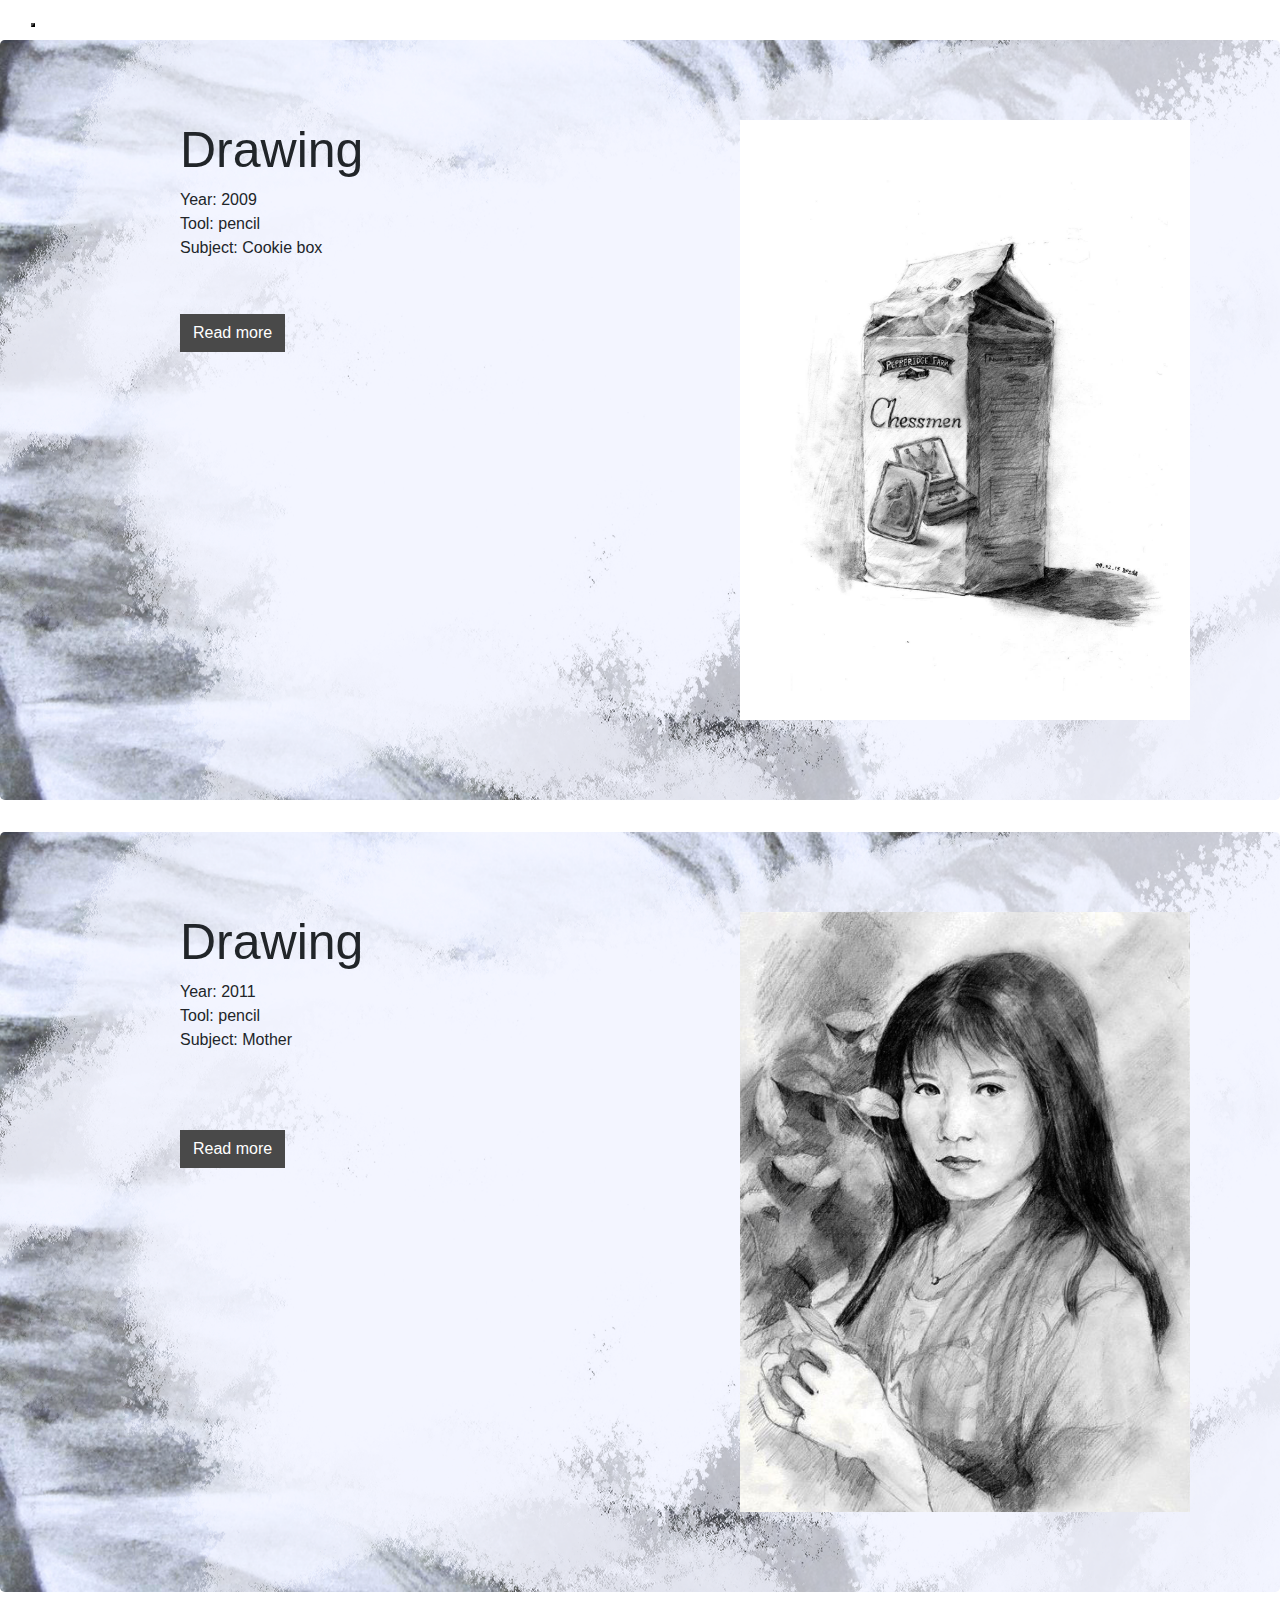
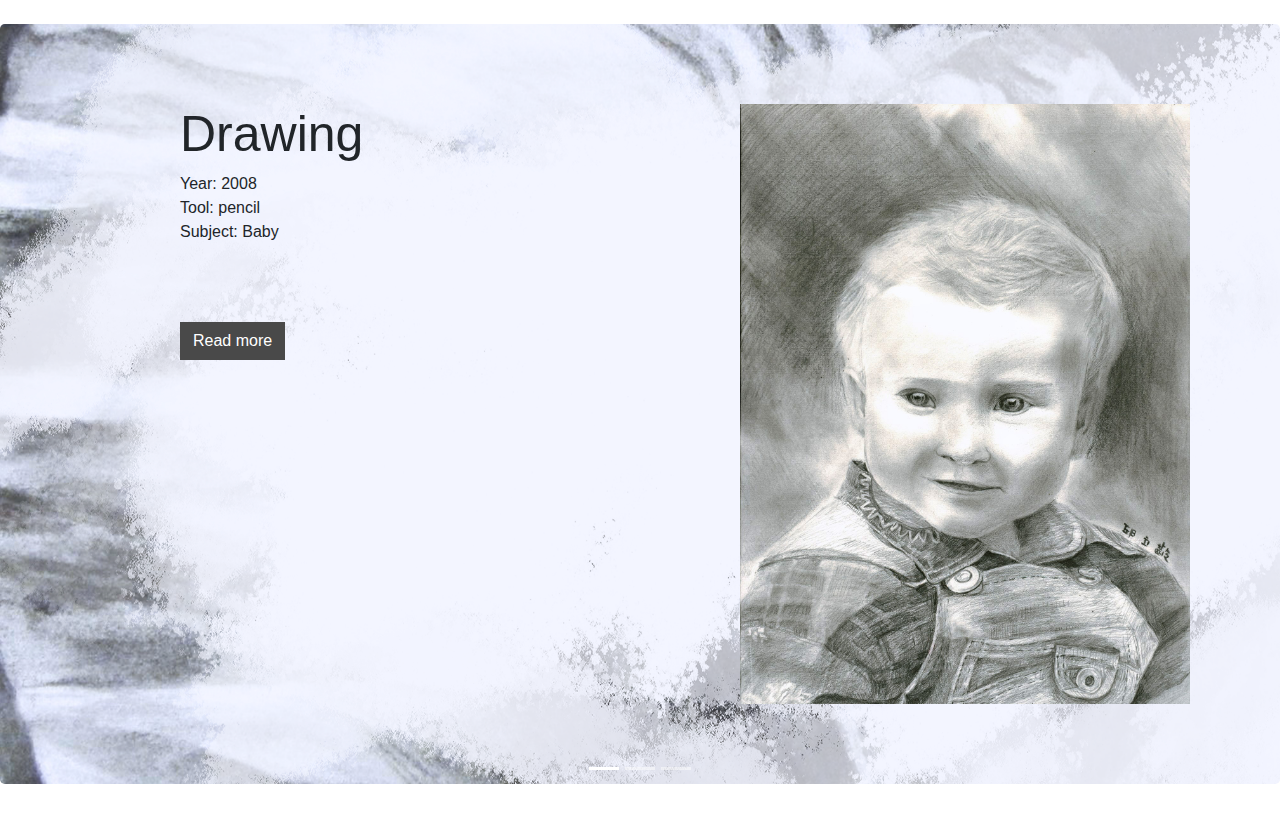
<file: index.html>
<!doctype html>
<html lang="en">

<head>
    <meta charset="UTF-8">
    <meta name="viewport" content="width=device-width, initial-scale=1, shrink-to-fit=no">

    <title>title</title>
    <link rel="stylesheet" href="https://stackpath.bootstrapcdn.com/bootstrap/4.3.1/css/bootstrap.min.css" integrity="sha384-ggOyR0iXCbMQv3Xipma34MD+dH/1fQ784/j6cY/iJTQUOhcWr7x9JvoRxT2MZw1T" crossorigin="anonymous">
  <link rel="stylesheet" href="css/Bootstrap.css">
</head>

<body>
    <!-- nav的RWD -->
    <nav class="nav navbar navbar-fixed-top">
        <div class="container-fluid">
            <!-- 展開收合的按鈕 -->
            <div class="navbar-header">
                <button class="navbar-toggle " data-toggle="collapse" data-target="#mynavbar">
                    <span class="icon-bar navbar-inverse"></span>
                    <span class="icon-bar navbar-inverse"></span>
                    <span class="icon-bar navbar-inverse"></span></button>
            </div>
            <!-- 可收合的清單 -->
            <div class="collapse navbar-collapse navbar-collapse-center" id="mynavbar">
                <ul class="nav navbar-nav navbar-center">
                    <li><a href="index.html">Blackwhite</a></li>
                    <li><a href="Bootstrap-colour.html">Colour</a></li>
                    <li><a href="https://liviachiu.wixsite.com/liviachiu/html-css-rwd-phototype">Back to portfolio</a></li>
                </ul>
                <!-- 靠右邊的清單 -->
                <!--  <ul class="nav navbar-nav navbar-right">
                    <li><a href="">Login</a></li>
                    <li><a href="">Help</a></li>
                </ul> -->
            </div>
        </div>
    </nav>
    <div class="carousel slide" id="slideshow" data-ride="carousel">
        <div class="carousel-inner" role="list-box">
            <div class="item active">
                <div class="jumbotron">
                    <div class="container">
                        <div class="row">
                            <div class="col-md-6 col-md-6-left">
                                <h1>Drawing</h1>
                                <div class="p-width">
                                    <P>Year: 2009<br>Tool: pencil
                                        <br>
                                        Subject: Cookie box</br>
                                        <br>
                                        <buttom class="btn btn-defult">Read more</buttom></br>
                                    </P>
                                </div>
                            </div>
                            <div class="col-md-6 col-md-6-right">
                                <div class="thumbnail"><img src="img/cookie.jpg" alt=""></div>
                            </div>
                        </div>
                    </div>
                </div>
            </div>
            <div class="item">
                <div class="jumbotron">
                    <div class="container">
                        <div class="row">
                            <div class="col-md-6">
                                <h1>Drawing</h1>
                                <div class="p-width">
                                    <P>Year: 2011<br>
                                        Tool: pencil
                                        <br>
                                        Subject: Mother</br>
                                        <br>
                                        <br>
                                        <buttom class="btn btn-defult">Read more</buttom></br>
                                    </P>
                                </div>
                            </div>
                            <div class="col-md-6">
                                <div class="thumbnail"><img src="img/mom.jpg" alt=""></div>
                            </div>
                        </div>
                    </div>
                </div>
            </div>
            <div class="item">
                <div class="jumbotron">
                    <div class="container">
                        <div class="row">
                            <div class="col-md-6">
                                <h1>Drawing</h1>
                                <div class="p-width">
                                    <P>Year: 2008<br>Tool: pencil
                                        <br>
                                        Subject: Baby</br>
                                        <br>
                                        <br>
                                        <buttom class="btn btn-defult">Read more</buttom></br>
                                    </P>
                                </div>
                            </div>
                            <div class="col-md-6">
                                <div class="thumbnail"><img src="img/kid.jpg" alt=""></div>
                            </div>
                        </div>
                    </div>
                </div>
            </div>
        </div>
        <div class="control-btn">
            <a href="#slideshow" class="left carousel-control" role="button" data-slide="prev"><span class="glyphicon glyphicon-chevron-left" aria-hiddden="true"></span></a>
            <a href="#slideshow" class="right carousel-control" role="button" data-slide="next"><span class="glyphicon glyphicon-chevron-right" aria-hiddden="true"></span></a>
        </div>
        <ol class="carousel-indicators">
            <li data-target="#slideshow" data-slide-to="0" class="active"></li>
            <li data-target="#slideshow" data-slide-to="1"></li>
            <li data-target="#slideshow" data-slide-to="2"></li>
        </ol>
    </div>
    <!-- <div class="page-header">
    <h1>page title</h1>
    <small>subtitle</small>
</div>
<p>Lorem ipsum dolor sit amet, consectetur adipisicing elit. Blanditiis, eligendi.</p> -->
   <script src="https://code.jquery.com/jquery-3.3.1.slim.min.js" integrity="sha384-q8i/X+965DzO0rT7abK41JStQIAqVgRVzpbzo5smXKp4YfRvH+8abtTE1Pi6jizo" crossorigin="anonymous"></script>
<script src="https://cdnjs.cloudflare.com/ajax/libs/popper.js/1.14.7/umd/popper.min.js" integrity="sha384-UO2eT0CpHqdSJQ6hJty5KVphtPhzWj9WO1clHTMGa3JDZwrnQq4sF86dIHNDz0W1" crossorigin="anonymous"></script>
<script src="https://stackpath.bootstrapcdn.com/bootstrap/4.3.1/js/bootstrap.min.js" integrity="sha384-JjSmVgyd0p3pXB1rRibZUAYoIIy6OrQ6VrjIEaFf/nJGzIxFDsf4x0xIM+B07jRM" crossorigin="anonymous"></script>
</body>

</html>
</file>
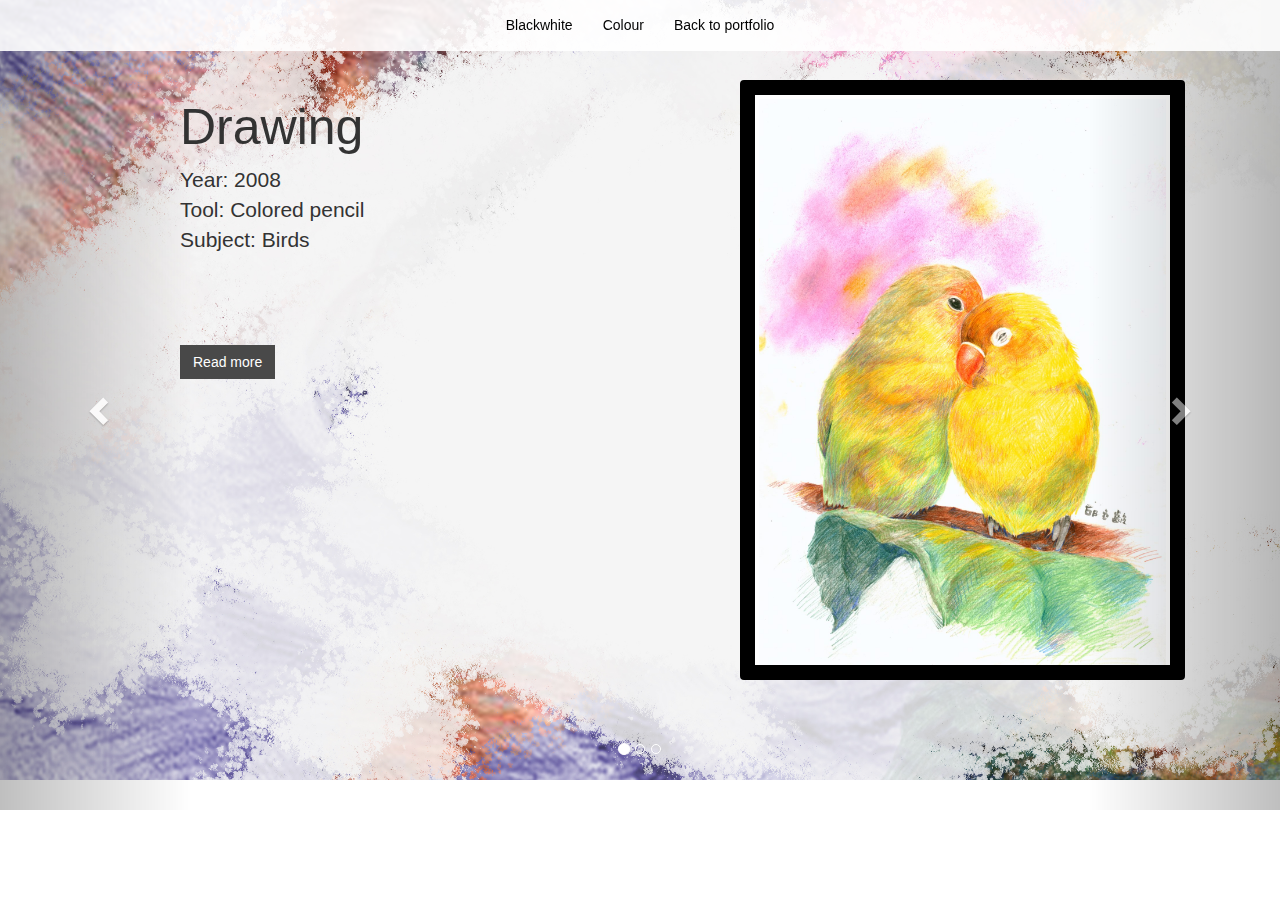
<file: Bootstrap-colour.html>
<html>

<head>
    <meta charset="UTF-8">
    <meta name="viewport" content="width=device-width, initial-scale=1, maximum-scale=1.0">
    <meta http-equiv="X-UA-Compatible" content="IE=edge">
    <meta name="renderer" content="webkit">
    <title>title</title>
    <link rel="stylesheet" href="http://maxcdn.bootstrapcdn.com/bootstrap/3.3.6/css/bootstrap.min.css">
    <link rel="stylesheet" href="css/Bootstrap-colour.css">
</head>

<body>
    <!-- nav的RWD -->
    <nav class="nav navbar navbar-fixed-top">
        <div class="container-fluid">
            <!-- 展開收合的按鈕 -->
            <div class="navbar-header">
                <button class="navbar-toggle " data-toggle="collapse" data-target="#mynavbar">
                    <span class="icon-bar navbar-inverse"></span>
                    <span class="icon-bar navbar-inverse"></span>
                    <span class="icon-bar navbar-inverse"></span></button>
            </div>
            <!-- 可收合的清單 -->
            <div class="collapse navbar-collapse navbar-collapse-center" id="mynavbar">
                <ul class="nav navbar-nav navbar-center">
                    <li><a href="index.html">Blackwhite</a></li>
                    <li><a href="Bootstrap-colour.html">Colour</a></li>
                    <li><a href="https://liviachiu.wixsite.com/liviachiu/html-css-rwd-phototype">Back to portfolio</a></li>
                </ul>
                <!-- 靠右邊的清單 -->
                <!--  <ul class="nav navbar-nav navbar-right">
                    <li><a href="">Login</a></li>
                    <li><a href="">Help</a></li>
                </ul> -->
            </div>
        </div>
    </nav>
    <div class="carousel slide" id="slideshow" data-ride="carousel">
        <div class="carousel-inner" role="list-box">
            <div class="item active">
                <div class="jumbotron">
                    <div class="container">
                        <div class="row">
                            <div class="col-md-6">
                                <h1>Drawing</h1>
                                <div class="p-width">
                                    <P>Year: 2008<br>Tool: Colored pencil
                                        <br>
                                        Subject: Birds</br>
                                        <br>
                                        <br>
                                        <buttom class="btn btn-defult">Read more</buttom></br>
                                    </P>
                                </div>
                            </div>
                            <div class="col-md-6">
                                <div class="thumbnail"><img src="img/Birds.jpg" alt="" width="400px"></div>
                            </div>
                        </div>
                    </div>
                </div>
            </div>
            <div class="item">
                <div class="jumbotron">
                    <div class="container">
                        <div class="row">
                            <div class="col-md-6">
                                <h1>Drawing</h1>
                                <div class="p-width">
                                    <P>Year: 2013<br>Tool: Water color/Colored ink/Colored pencil
                                        <br>
                                        Subject: Lion</br>
                                        <br>
                                        <br>
                                        <buttom class="btn btn-defult">Read more</buttom></br>
                                    </P>
                                </div>
                            </div>
                            <div class="col-md-6">
                                <div class="thumbnail"><img src="img/lion.jpg" alt="" width="400px"></div>
                            </div>
                        </div>
                    </div>
                </div>
            </div>
            <div class="item">
                <div class="jumbotron">
                    <div class="container">
                        <div class="row">
                            <div class="col-md-6">
                                <h1>Drawing</h1>
                                <div class="p-width">
                                    <P>Year: 2008<br>Tool: Colored pencil
                                        <br>
                                        Subject: Tiger</br>
                                        <br>
                                        <br>
                                        <buttom class="btn btn-defult">Read more</buttom></br>
                                    </P>
                                </div>
                            </div>
                            <div class="col-md-6">
                                <div class="thumbnail"><img src="img/Tiger.jpg" alt="" width="400px"></div>
                            </div>
                        </div>
                    </div>
                </div>
            </div>
        </div>
        <div class="control-btn">
            <a href="#slideshow" class="left carousel-control" role="button" data-slide="prev"><span class="glyphicon glyphicon-chevron-left" aria-hiddden="true"></span></a>
            <a href="#slideshow" class="right carousel-control" role="button" data-slide="next"><span class="glyphicon glyphicon-chevron-right" aria-hiddden="true"></span></a>
        </div>
        <ol class="carousel-indicators">
            <li data-target="#slideshow" data-slide-to="0" class="active"></li>
            <li data-target="#slideshow" data-slide-to="1"></li>
            <li data-target="#slideshow" data-slide-to="2"></li>
        </ol>
    </div>
    <!--  <div class="page-header">
        <h1>page title</h1>
        <small>subtitle</small>
    </div>
    <p>Lorem ipsum dolor sit amet, consectetur adipisicing elit. Blanditiis, eligendi.</p> -->
    <script src="https://cdnjs.cloudflare.com/ajax/libs/jquery/1.12.4/jquery.min.js"></script>
    <script src="http://maxcdn.bootstrapcdn.com/bootstrap/3.3.6/js/bootstrap.min.js"></script>
</body>

</html>
</file>
